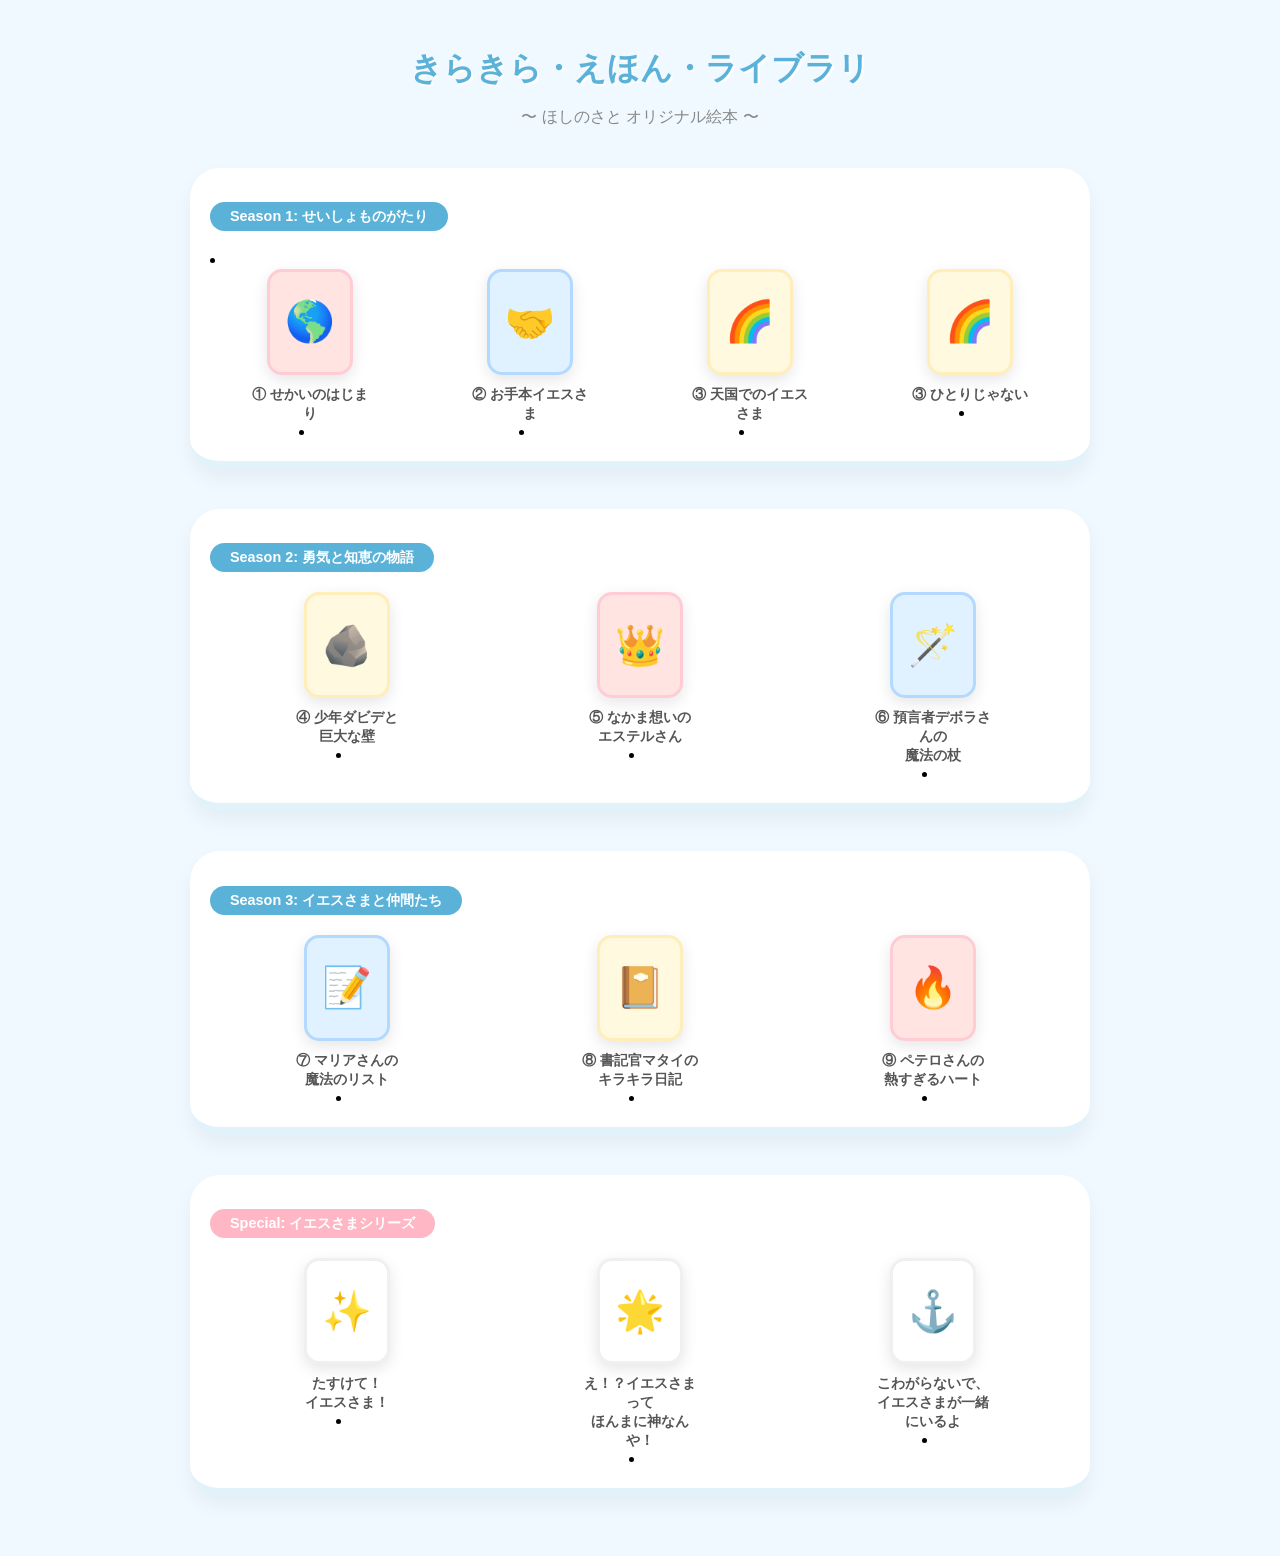
<file: ほしのさと絵本/index.html>
<!DOCTYPE html>
<html lang="ja">
<head>
    <meta charset="UTF-8">
    <meta name="viewport" content="width=device-width, initial-scale=1.0">
    <title>ほしのさと・えほん・ライブラリ</title>
    <link rel="stylesheet" href="style.css">
</head>
<body>

<div id="ehon">
  <section class="cloud-shelf-section">
    <div class="section-header">
      <h2 class="soft-title">きらきら・えほん・ライブラリ</h2>
      <p class="section-desc">〜 ほしのさと オリジナル絵本 〜</p>
    </div>

    <div class="cloud-shelf">
      
      <!-- Season 1: せいしょものがたり -->
      <div class="shelf-inner">
        <h3 class="season-label">Season 1: せいしょものがたり</h3>
        <li><a href=""></a></li>
        <div class="floating-books-container">
          <div class="floating-books">
            <div class="book-item float-1">
              <div class="book-cover pink-cloud">🌎</div>
              <span class="book-name">① せかいのはじまり</span>

                <li><a href=""></a></li>
            </div>
            <div class="book-item float-2">
              <div class="book-cover blue-cloud">🤝</div>
              <span class="book-name">② お手本イエスさま</span>
                <li><a href="otehon.html"></a></li>
            </div>
            <div class="book-item float-3">
              <div class="book-cover gold-cloud">🌈</div>
              <span class="book-name">③ 天国でのイエスさま</span>
                <li><a href="osigoto.html"></a></li>
            </div>
            <div class="book-item float-3">
              <div class="book-cover gold-cloud">🌈</div>
              <span class="book-name">③ ひとりじゃない</span>
                <li><a href="osigoto.html"></a></li>
            </div>
            
          </div>
        </div>
      </div>

      <!-- Season 2: 勇気と知恵の物語 -->
      <div class="shelf-inner">
        <h3 class="season-label">Season 2: 勇気と知恵の物語</h3>
        <div class="floating-books-container">
          <div class="floating-books">
            <div class="book-item float-2">
              <div class="book-cover gold-cloud">🪨</div>
              <span class="book-name">④ 少年ダビデと<br>巨大な壁</span>
                <li><a href=""></a></li>
            </div>
            <div class="book-item float-3">
              <div class="book-cover pink-cloud">👑</div>
              <span class="book-name">⑤ なかま想いの<br>エステルさん</span>
                <li><a href=""></a></li>
            </div>
            <div class="book-item float-1">
              <div class="book-cover blue-cloud">🪄</div>
              <span class="book-name">⑥ 預言者デボラさんの<br>魔法の杖</span>
                <li><a href=""></a></li>
            </div>
          </div>
        </div>
      </div>

      <!-- Season 3: イエスさまと仲間たち -->
      <div class="shelf-inner">
        <h3 class="season-label">Season 3: イエスさまと仲間たち</h3>
        <div class="floating-books-container">
          <div class="floating-books">
            <div class="book-item float-3">
              <div class="book-cover blue-cloud">📝</div>
              <span class="book-name">⑦ マリアさんの<br>魔法のリスト</span>
                <li><a href=""></a></li>
            </div>
            <div class="book-item float-1">
              <div class="book-cover gold-cloud">📔</div>
              <span class="book-name">⑧ 書記官マタイの<br>キラキラ日記</span>
                <li><a href=""></a></li>
            </div>
            <div class="book-item float-2">
              <div class="book-cover pink-cloud">🔥</div>
              <span class="book-name">⑨ ペテロさんの<br>熱すぎるハート</span>
                <li><a href=""></a></li>
            </div>
          </div>
        </div>
      </div>

      <!-- Special: イエスさまシリーズ -->
      <div class="shelf-inner">
        <h3 class="season-label special-label">Special: イエスさまシリーズ</h3>
        <div class="floating-books-container">
          <div class="floating-books">
            <div class="book-item float-1">
              <div class="book-cover white-cloud">✨</div>
              <span class="book-name">たすけて！<br>イエスさま！</span>
                <li><a href=""></a></li>
            </div>
            <div class="book-item float-2">
              <div class="book-cover white-cloud">🌟</div>
              <span class="book-name">え！？イエスさまって<br>ほんまに神なんや！</span>
                <li><a href=""></a></li>
            </div>
            <div class="book-item float-3">
              <div class="book-cover white-cloud">⚓</div>
              <span class="book-name">こわがらないで、<br>イエスさまが一緒にいるよ</span>
                <li><a href=""></a></li>
            </div>
          </div>
        </div>
      </div>
    </div>
  </section>
</div>

</body>
</html>
</file>
<file: ほしのさと絵本/style.css>
/* 全体の設定 */
body {
  background-color: #f0f9ff; /* 淡い空色 */
  font-family: "Helvetica Neue", Arial, "Hiragino Kaku Gothic ProN", "Hiragino Sans", Meiryo, sans-serif;
  margin: 0;
  padding: 20px;
}

/* ヘッダー部分 */
.section-header {
  text-align: center;
  margin-bottom: 40px;
}

.soft-title {
  color: #5bb2d9;
  font-size: 2rem;
  margin-bottom: 5px;
  text-shadow: 2px 2px 0 white;
}

.section-desc {
  color: #888;
  font-size: 1rem;
}

/* 本棚のコンテナ */
.cloud-shelf {
  max-width: 900px;
  margin: 0 auto;
}

.shelf-inner {
  background: white;
  border-radius: 30px;
  padding: 20px;
  margin-bottom: 40px;
  box-shadow: 0 10px 20px rgba(0,0,0,0.05);
  border-bottom: 8px solid #e1f2fb;
}

.season-label {
  display: inline-block;
  background: #5bb2d9;
  color: white;
  padding: 5px 20px;
  border-radius: 20px;
  font-size: 0.9rem;
  margin-bottom: 20px;
}

.special-label {
  background: #ffb7c5; /* スペシャルはピンク */
}

/* 本の並び */
.floating-books {
  display: flex;
  justify-content: space-around;
  flex-wrap: wrap;
  gap: 20px;
}

.book-item {
  text-align: center;
  width: 120px;
}

/* 本の表紙（雲のようなデザイン） */
.book-cover {
  width: 80px;
  height: 100px;
  margin: 0 auto 10px;
  border-radius: 15px;
  display: flex;
  align-items: center;
  justify-content: center;
  font-size: 2.5rem;
  box-shadow: 0 5px 15px rgba(0,0,0,0.1);
  transition: transform 0.3s;
  cursor: pointer;
}

.book-cover:hover {
  transform: scale(1.1) rotate(5deg);
}

.book-name {
  font-size: 0.85rem;
  color: #555;
  line-height: 1.4;
  font-weight: bold;
}

/* カラーバリエーション */
.pink-cloud { background: #ffe4e1; border: 3px solid #ffccd5; }
.blue-cloud { background: #e0f2ff; border: 3px solid #b3d9ff; }
.gold-cloud { background: #fff9e0; border: 3px solid #ffeeba; }
.white-cloud { background: #ffffff; border: 3px solid #f0f0f0; }

/* ふわふわアニメーション */
@keyframes float {
  0% { transform: translateY(0px); }
  50% { transform: translateY(-10px); }
  100% { transform: translateY(0px); }
}

.float-1 { animation: float 3s ease-in-out infinite; }
.float-2 { animation: float 3.5s ease-in-out infinite; }
.float-3 { animation: float 4s ease-in-out infinite; }
</file>
